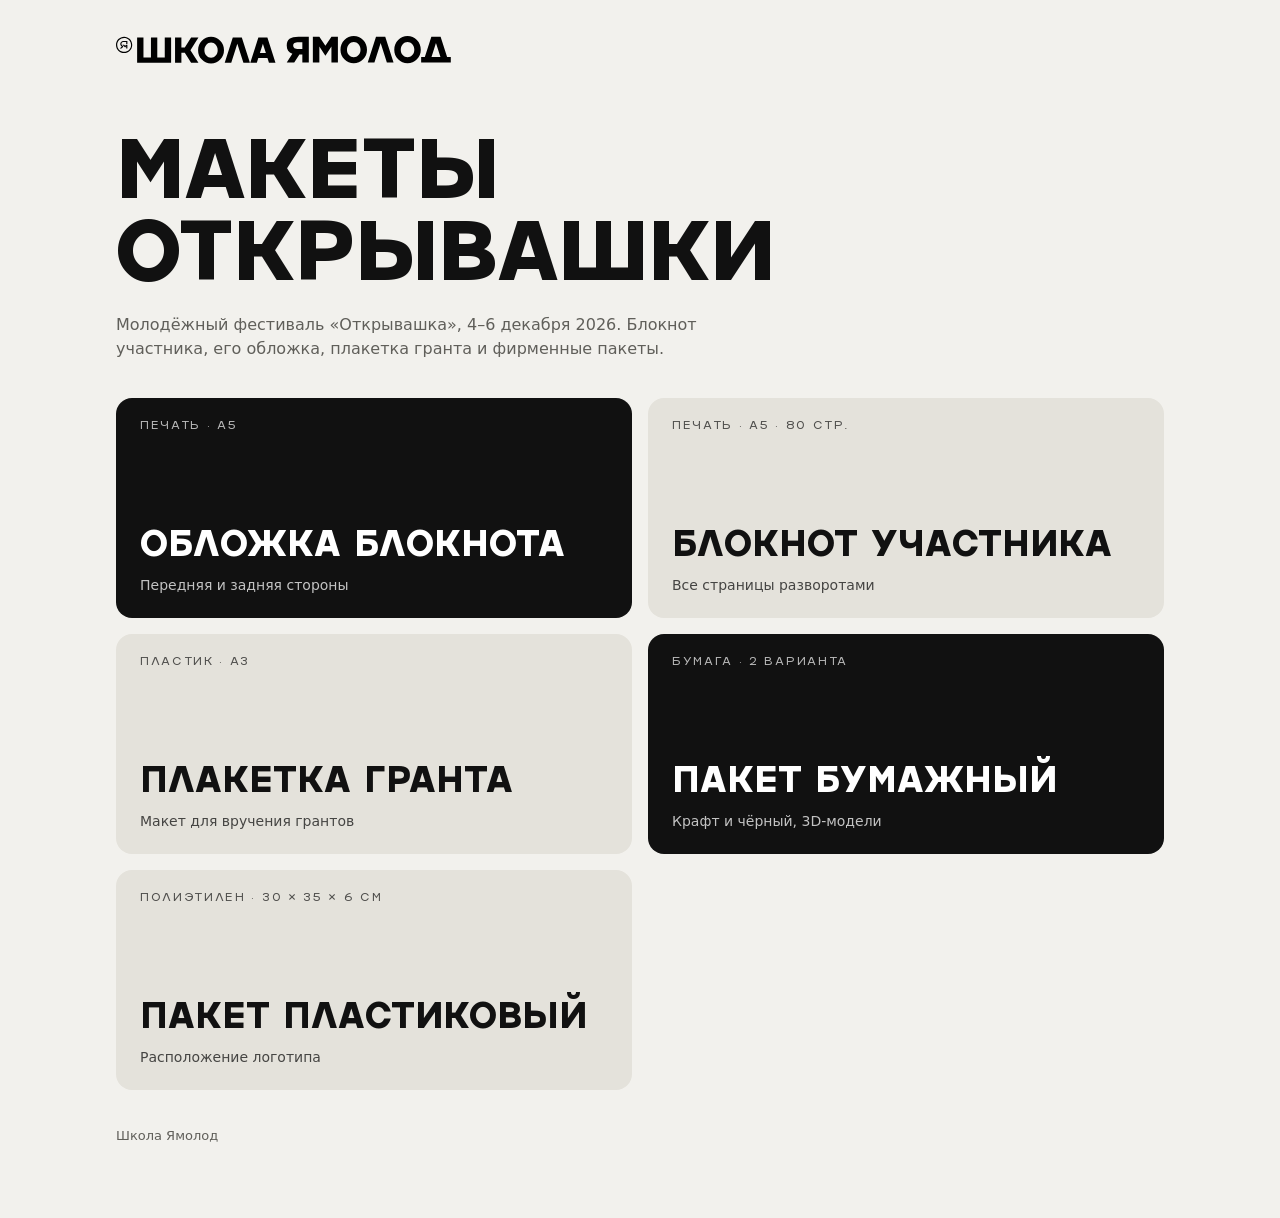
<file: index.html>
<!doctype html>
<html lang="ru"><head><meta charset="utf-8"><meta name="viewport" content="width=device-width,initial-scale=1">
<title>Макеты Открывашки</title>
<link rel="stylesheet" href="style.css"></head><body>
<div class="wrap">
<img class="logo" src="logo-horizontal-black.svg" alt="Школа Ямолод">
<header><h1 class="big">Макеты<br>Открывашки</h1>
<p class="lead">Молодёжный фестиваль «Открывашка», 4–6 декабря 2026. Блокнот участника, его обложка, плакетка гранта и фирменные пакеты.</p></header>
<main class="grid">
<a class="card" href="cover.html"><span class="k">Печать · А5</span><span><span class="t">Обложка блокнота</span><div class="s">Передняя и задняя стороны</div></span></a>
<a class="card light" href="notebook.html"><span class="k">Печать · А5 · 80 стр.</span><span><span class="t">Блокнот участника</span><div class="s">Все страницы разворотами</div></span></a>
<a class="card light" href="plaque.html"><span class="k">Пластик · А3</span><span><span class="t">Плакетка гранта</span><div class="s">Макет для вручения грантов</div></span></a>
<a class="card" href="bag-black.html"><span class="k">Бумага · 2 варианта</span><span><span class="t">Пакет бумажный</span><div class="s">Крафт и чёрный, 3D-модели</div></span></a>
<a class="card light" href="bag-plastic.html"><span class="k">Полиэтилен · 30 × 35 × 6 см</span><span><span class="t">Пакет пластиковый</span><div class="s">Расположение логотипа</div></span></a>
</main>
<footer>Школа Ямолод</footer>
</div>
</body></html>
</file>
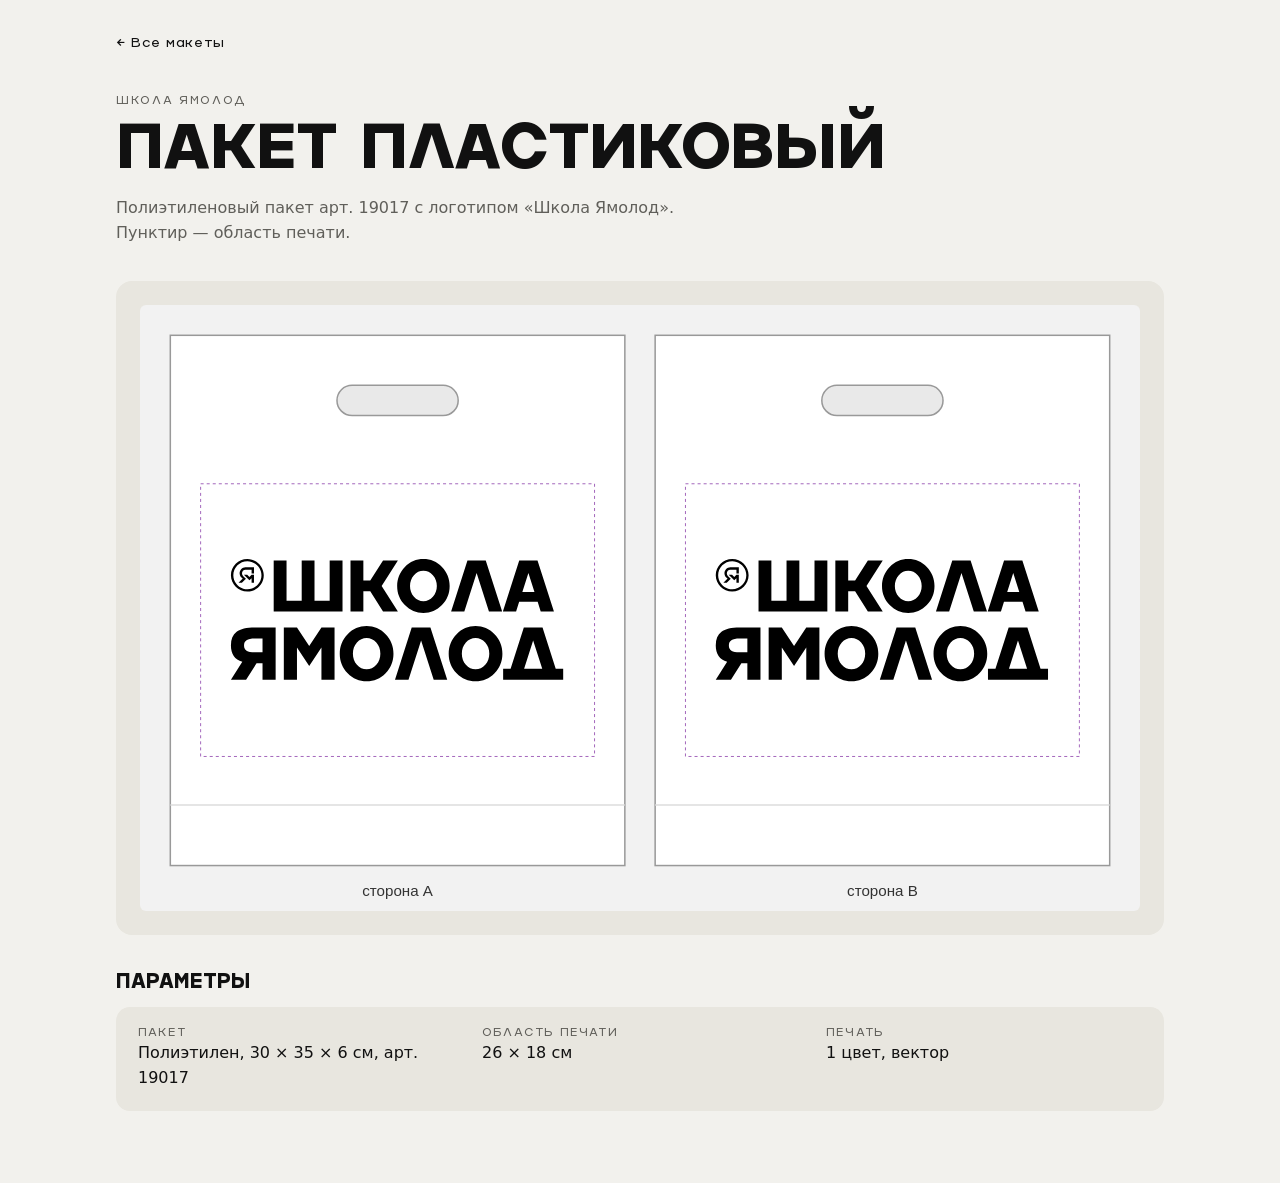
<file: bag-plastic.html>
<!doctype html>
<html lang="ru"><head><meta charset="utf-8"><meta name="viewport" content="width=device-width,initial-scale=1">
<title>Пакет пластиковый — Открывашка</title>
<link rel="stylesheet" href="style.css"></head><body>
<div class="wrap">
<a class="back" href="./">← Все макеты</a>
<header><span class="eyebrow">Школа Ямолод</span><h1>Пакет пластиковый</h1>
<p class="lead">Полиэтиленовый пакет арт. 19017 с логотипом «Школа Ямолод». Пунктир — область печати.</p></header>
<section class="stage"><img src="bag-plastic.svg" alt="Макет нанесения логотипа на пакет 19017, стороны A и B" style="width:100%;border-radius:6px"></section>
<section><h2>Параметры</h2><dl class="spec">
<div><dt>Пакет</dt><dd>Полиэтилен, 30 × 35 × 6 см, арт. 19017</dd></div>
<div><dt>Область печати</dt><dd>26 × 18 см</dd></div>
<div><dt>Печать</dt><dd>1 цвет, вектор</dd></div></dl></section>
</div>
</body></html>
</file>
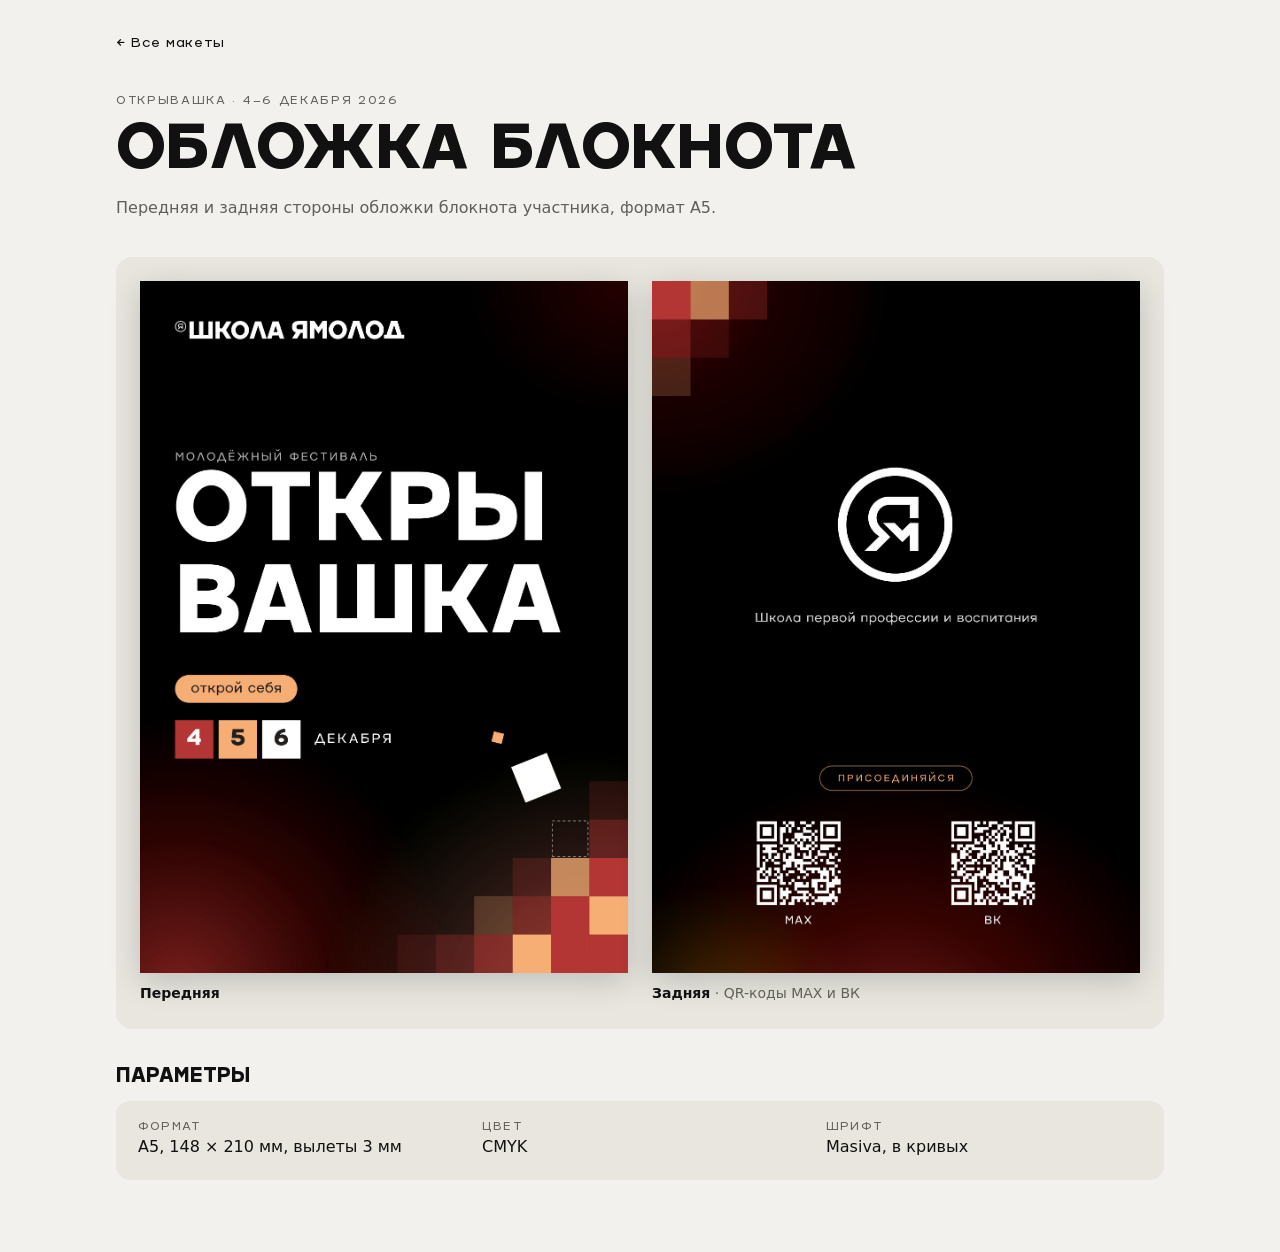
<file: cover.html>
<!doctype html>
<html lang="ru"><head><meta charset="utf-8"><meta name="viewport" content="width=device-width,initial-scale=1">
<title>Обложка блокнота — Открывашка</title>
<link rel="stylesheet" href="style.css"></head><body>
<div class="wrap">
<a class="back" href="./">← Все макеты</a>
<header><span class="eyebrow">Открывашка · 4–6 декабря 2026</span><h1>Обложка блокнота</h1>
<p class="lead">Передняя и задняя стороны обложки блокнота участника, формат А5.</p></header>
<section class="stage"><div class="pair">
<figure><img class="shadow" src="cover-front.jpg" alt="Передняя сторона обложки"><figcaption><b>Передняя</b></figcaption></figure>
<figure><img class="shadow" src="cover-back.jpg" alt="Задняя сторона обложки"><figcaption><b>Задняя</b> · QR-коды MAX и ВК</figcaption></figure>
</div></section>
<section><h2>Параметры</h2><dl class="spec">
<div><dt>Формат</dt><dd>А5, 148 × 210 мм, вылеты 3 мм</dd></div>
<div><dt>Цвет</dt><dd>CMYK</dd></div>
<div><dt>Шрифт</dt><dd>Masiva, в кривых</dd></div></dl></section>
</div>
</body></html>
</file>
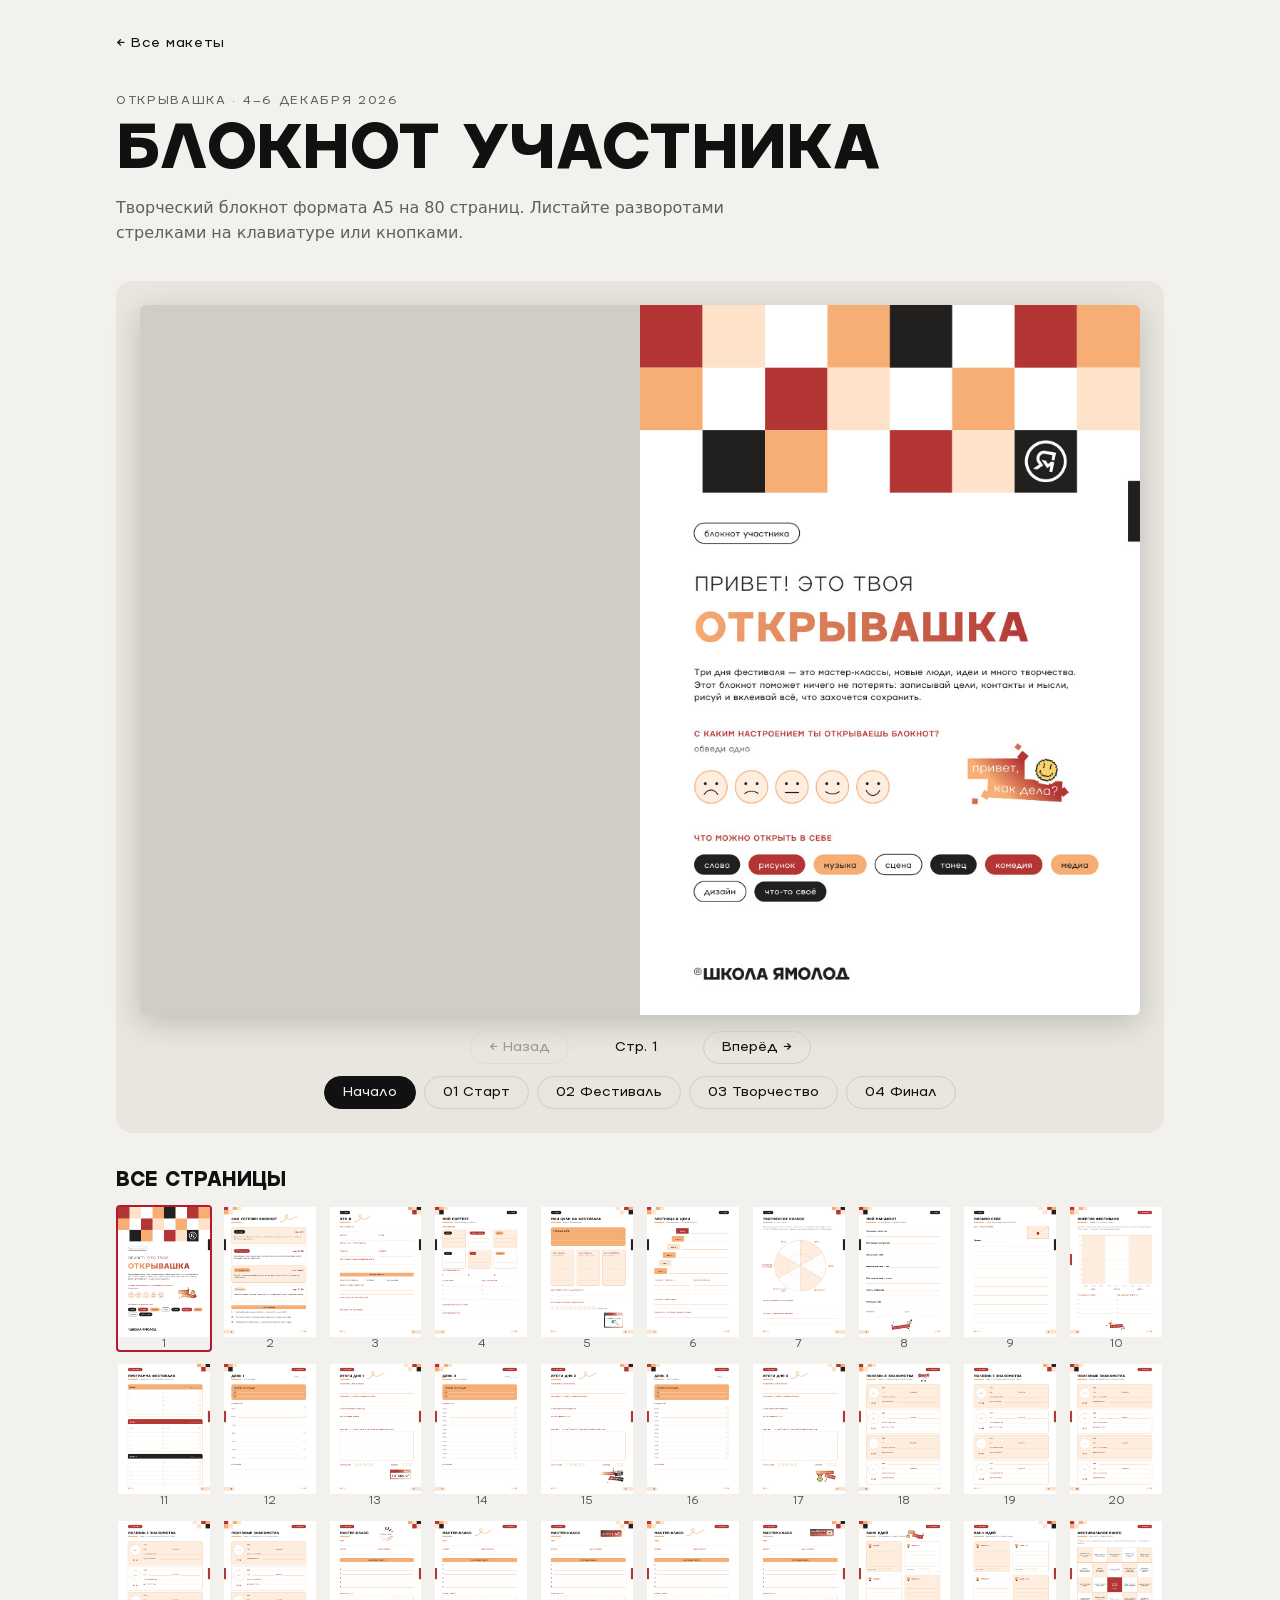
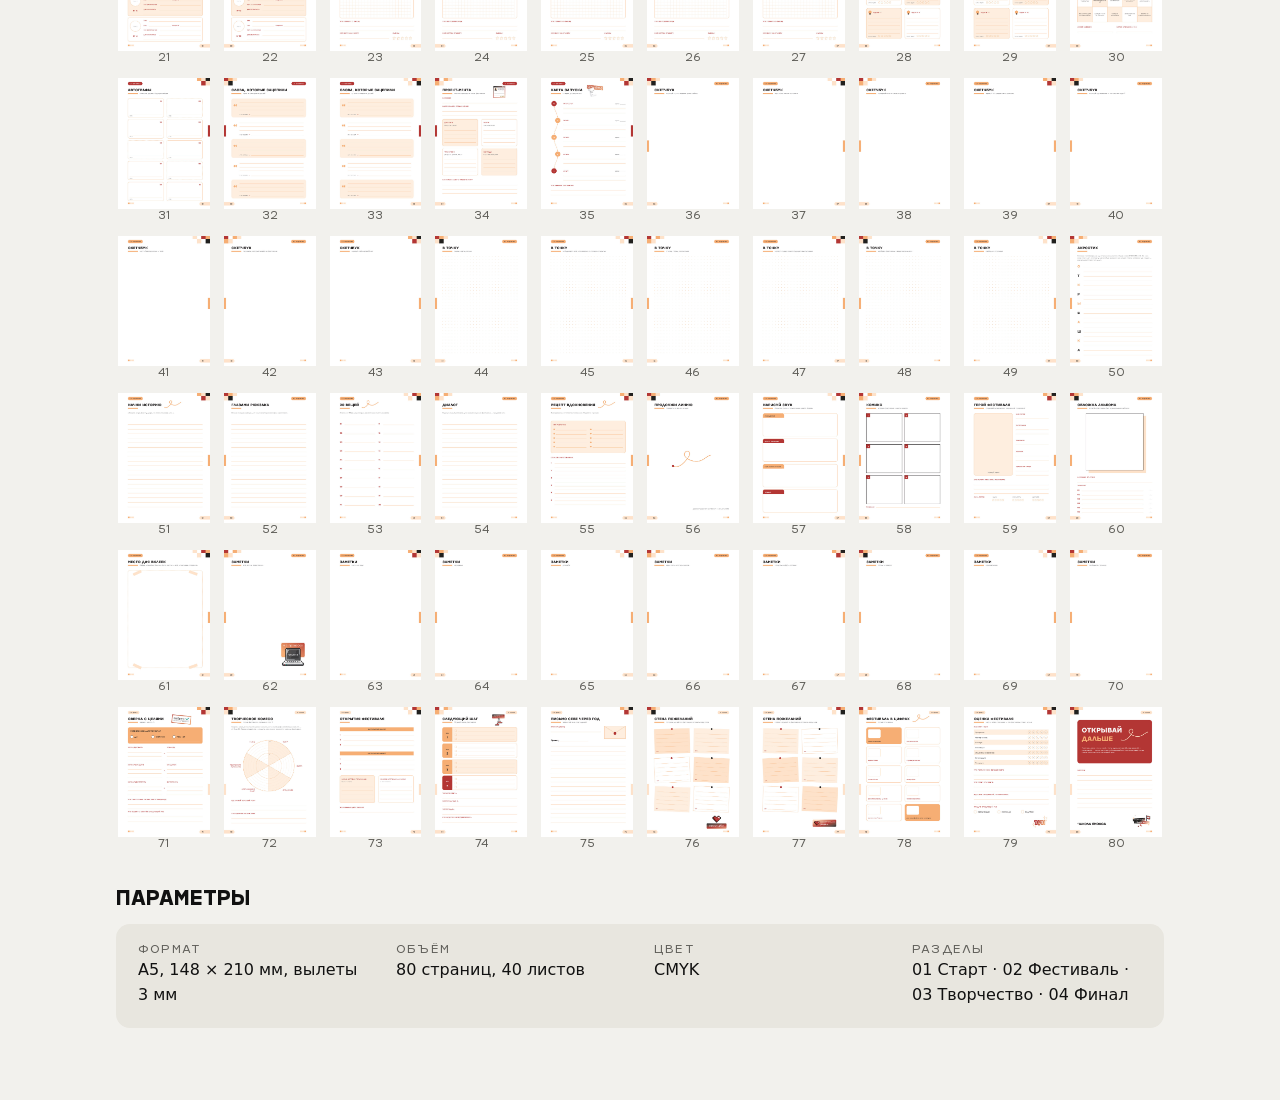
<file: notebook.html>
<!doctype html>
<html lang="ru"><head><meta charset="utf-8"><meta name="viewport" content="width=device-width,initial-scale=1">
<title>Блокнот участника — Открывашка</title>
<link rel="stylesheet" href="style.css">
<style>
.book{display:flex;justify-content:center;background:#cfcdc5;border-radius:6px;box-shadow:0 8px 30px rgba(0,0,0,.18);overflow:hidden}
.book img{width:50%;height:auto;background:#fff}
.book .sp{width:50%;aspect-ratio:148/210}
.nav{display:flex;align-items:center;justify-content:center;gap:12px;margin-top:16px;flex-wrap:wrap}
.nav .pos{min-width:110px;text-align:center;font:500 14px 'Masiva',sans-serif}
.secs{display:flex;gap:8px;flex-wrap:wrap;justify-content:center;margin-top:12px}
.thumbs{display:grid;grid-template-columns:repeat(auto-fill,minmax(88px,1fr));gap:10px}
.thumbs button{padding:0;border:2px solid transparent;border-radius:4px;background:none;cursor:pointer;display:flex;flex-direction:column;gap:2px;align-items:center;font:500 11px 'Masiva',sans-serif;color:var(--muted)}
.thumbs button[aria-current=true]{border-color:#B51932}
.thumbs img{width:100%;height:auto}
</style></head><body>
<div class="wrap">
<a class="back" href="./">← Все макеты</a>
<header><span class="eyebrow">Открывашка · 4–6 декабря 2026</span><h1>Блокнот участника</h1>
<p class="lead">Творческий блокнот формата А5 на 80 страниц. Листайте разворотами стрелками на клавиатуре или кнопками.</p></header>
<section class="stage"><div class="book" id="book" aria-live="polite"></div>
<div class="nav"><button class="btn" id="prev" type="button">← Назад</button><span class="pos" id="pos"></span><button class="btn" id="next" type="button">Вперёд →</button></div>
<div class="secs" id="secs" role="group" aria-label="Разделы"></div></section>
<section><h2>Все страницы</h2><div class="thumbs" id="thumbs"></div></section>
<section><h2>Параметры</h2><dl class="spec">
<div><dt>Формат</dt><dd>А5, 148 × 210 мм, вылеты 3 мм</dd></div>
<div><dt>Объём</dt><dd>80 страниц, 40 листов</dd></div>
<div><dt>Цвет</dt><dd>CMYK</dd></div>
<div><dt>Разделы</dt><dd>01 Старт · 02 Фестиваль · 03 Творчество · 04 Финал</dd></div></dl></section>
</div>
<script>
var N=80,cur=0,spreads=[[1]];for(var i=2;i<N;i+=2)spreads.push([i,i+1]);spreads.push([80]);
var secs=[['Начало',1],['01 Старт',3],['02 Фестиваль',10],['03 Творчество',38],['04 Финал',71]];
function pad(n){return n<10?'0'+n:''+n}
function src(n){return 'nb/'+pad(n)+'.jpg'}
function spreadOf(p){for(var i=0;i<spreads.length;i++)if(spreads[i].indexOf(p)>-1)return i;return 0}
var book=document.getElementById('book');
function render(){var s=spreads[cur],h='';
if(s.length===1&&s[0]===1)h+='<div class="sp"></div>';
s.forEach(function(p){h+='<img src="'+src(p)+'" alt="Страница '+p+'">'});
if(s.length===1&&s[0]===80)h+='<div class="sp"></div>';
book.innerHTML=h;
document.getElementById('pos').textContent=s.length===1?'Стр. '+s[0]:'Стр. '+s[0]+'–'+s[1];
document.getElementById('prev').disabled=cur===0;document.getElementById('next').disabled=cur===spreads.length-1;
var si=0;secs.forEach(function(x,i){if(x[1]<=s[s.length-1])si=i});document.querySelectorAll('#secs button').forEach(function(b,i){b.setAttribute('aria-pressed',String(i===si))});
document.querySelectorAll('#thumbs button').forEach(function(b){b.setAttribute('aria-current',String(s.indexOf(+b.dataset.p)>-1))});}
function go(i){cur=Math.max(0,Math.min(spreads.length-1,i));render()}
document.getElementById('prev').onclick=function(){go(cur-1)};document.getElementById('next').onclick=function(){go(cur+1)};
document.addEventListener('keydown',function(e){if(e.key==='ArrowLeft')go(cur-1);if(e.key==='ArrowRight')go(cur+1)});
var sb=document.getElementById('secs');secs.forEach(function(s){var b=document.createElement('button');b.type='button';b.className='btn';b.textContent=s[0];b.onclick=function(){go(spreadOf(s[1]))};sb.appendChild(b)});
var tb=document.getElementById('thumbs');for(var p=1;p<=N;p++){(function(p){var b=document.createElement('button');b.type='button';b.dataset.p=p;b.innerHTML='<img loading="lazy" src="'+src(p)+'" alt="">'+p;b.onclick=function(){go(spreadOf(p));window.scrollTo({top:0,behavior:'smooth'})};tb.appendChild(b)})(p)}
render();
</script></body></html>
</file>
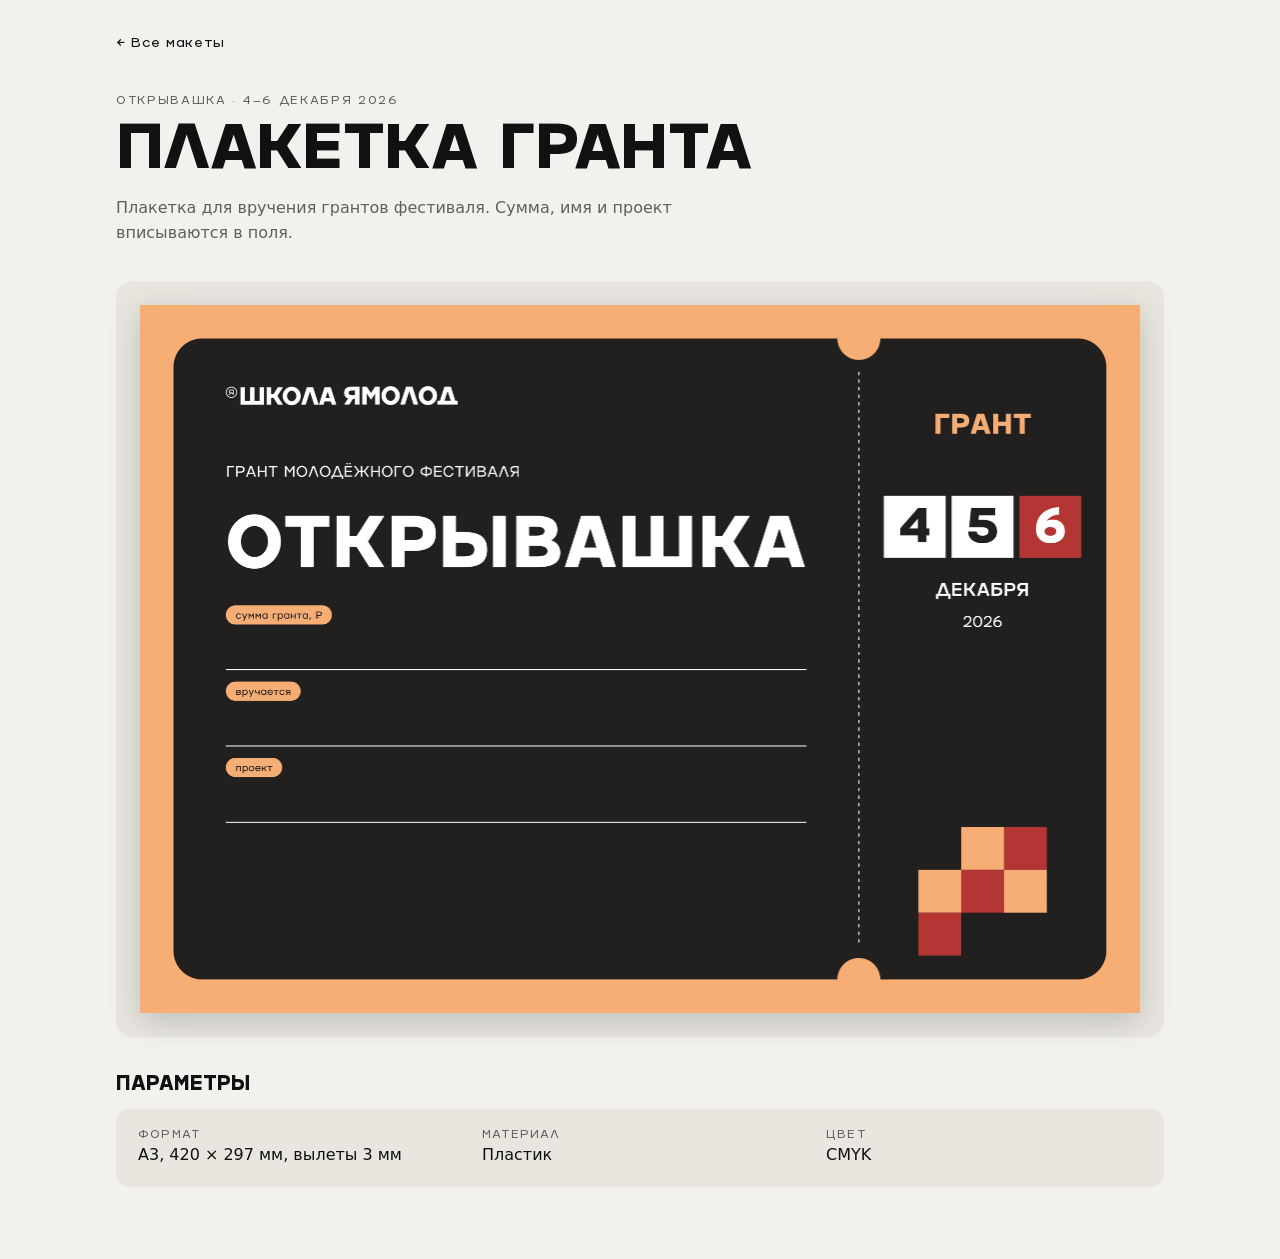
<file: plaque.html>
<!doctype html>
<html lang="ru"><head><meta charset="utf-8"><meta name="viewport" content="width=device-width,initial-scale=1">
<title>Плакетка гранта — Открывашка</title>
<link rel="stylesheet" href="style.css"></head><body>
<div class="wrap">
<a class="back" href="./">← Все макеты</a>
<header><span class="eyebrow">Открывашка · 4–6 декабря 2026</span><h1>Плакетка гранта</h1>
<p class="lead">Плакетка для вручения грантов фестиваля. Сумма, имя и проект вписываются в поля.</p></header>
<section class="stage"><img class="shadow" src="plaque.jpg" alt="Плакетка гранта «Открывашка»"></section>
<section><h2>Параметры</h2><dl class="spec">
<div><dt>Формат</dt><dd>А3, 420 × 297 мм, вылеты 3 мм</dd></div>
<div><dt>Материал</dt><dd>Пластик</dd></div>
<div><dt>Цвет</dt><dd>CMYK</dd></div></dl></section>
</div>
</body></html>
</file>
<file: style.css>
@font-face{font-family:'Masiva';src:url('Masiva-Regular.ttf') format('truetype');font-weight:400}
@font-face{font-family:'Masiva';src:url('Masiva-Medium.ttf') format('truetype');font-weight:500}
@font-face{font-family:'Masiva';src:url('Masiva-Bold.ttf') format('truetype');font-weight:700}
@font-face{font-family:'Masiva';src:url('Masiva-Black.ttf') format('truetype');font-weight:900}
:root{color-scheme:light;--bg:#f2f1ed;--panel:#e8e6df;--fg:#111;--muted:#605f5a;--line:#cfcdc5}
*{box-sizing:border-box}
body{margin:0;background:var(--bg);color:var(--fg);font:16px/1.55 system-ui,-apple-system,'Segoe UI',Arial,sans-serif}
img{max-width:100%;display:block}
.wrap{max-width:1080px;margin:0 auto;padding:36px 16px 72px;display:flex;flex-direction:column;gap:36px}
.logo{height:28px;width:auto;align-self:flex-start}
.back{font:500 14px 'Masiva',sans-serif;color:var(--fg);text-decoration:none;letter-spacing:.04em}
.back:hover{text-decoration:underline}
.eyebrow{font:500 12px 'Masiva',sans-serif;letter-spacing:.14em;text-transform:uppercase;color:var(--muted)}
h1{font:900 clamp(30px,6vw,64px)/1 'Masiva','Arial Black',sans-serif;margin:8px 0 0;text-transform:uppercase;letter-spacing:-.01em}
h1.big{font-size:clamp(34px,7vw,84px);line-height:.98;margin-top:36px}
h2{font:900 20px/1.2 'Masiva',sans-serif;margin:0 0 12px;text-transform:uppercase}
.lead{margin:12px 0 0;max-width:62ch;color:var(--muted)}
.stage{background:var(--panel);border-radius:16px;padding:24px}
.shadow{box-shadow:0 8px 30px rgba(0,0,0,.18)}
.pair{display:grid;grid-template-columns:repeat(2,minmax(0,1fr));gap:24px;align-items:start}
figure{margin:0;display:flex;flex-direction:column;gap:10px}
figcaption{font-size:14px;color:var(--muted)}
figcaption b{color:var(--fg);font-weight:600}
.spec{display:grid;grid-template-columns:repeat(auto-fit,minmax(220px,1fr));gap:16px 28px;margin:0;padding:20px 22px;background:var(--panel);border-radius:14px}
.spec div{display:flex;flex-direction:column;gap:2px}
.spec dt{font:500 12px 'Masiva',sans-serif;letter-spacing:.1em;text-transform:uppercase;color:var(--muted)}
.spec dd{margin:0}
.grid{display:grid;grid-template-columns:repeat(2,minmax(0,1fr));gap:16px}
.card{display:flex;flex-direction:column;justify-content:space-between;gap:36px;min-height:220px;padding:22px 24px;border-radius:16px;background:#111;color:#fff;text-decoration:none;transition:transform .15s}
.card:hover{transform:translateY(-3px)}
.card:focus-visible{outline:3px solid #B51932;outline-offset:3px}
.card.light{background:#e4e2db;color:#111}
.card .k{font:500 12px 'Masiva',sans-serif;letter-spacing:.14em;text-transform:uppercase;opacity:.7}
.card .t{font:900 clamp(24px,3.4vw,36px)/1.05 'Masiva',sans-serif;text-transform:uppercase}
.card .s{font-size:14px;opacity:.75;margin-top:8px}
.btn{font:500 14px 'Masiva',sans-serif;border:1.5px solid var(--line);background:transparent;color:var(--fg);border-radius:999px;padding:8px 18px;cursor:pointer}
.btn[aria-pressed=true]{border-color:var(--fg);background:var(--fg);color:var(--bg)}
.btn:disabled{opacity:.35;cursor:default}
.btn:focus-visible{outline:2px solid #B51932;outline-offset:2px}
footer{font-size:13px;color:var(--muted)}
@media(max-width:640px){.grid,.pair{grid-template-columns:minmax(0,1fr)}.stage{padding:14px}}
@media(prefers-reduced-motion:reduce){.card{transition:none}}
</file>
